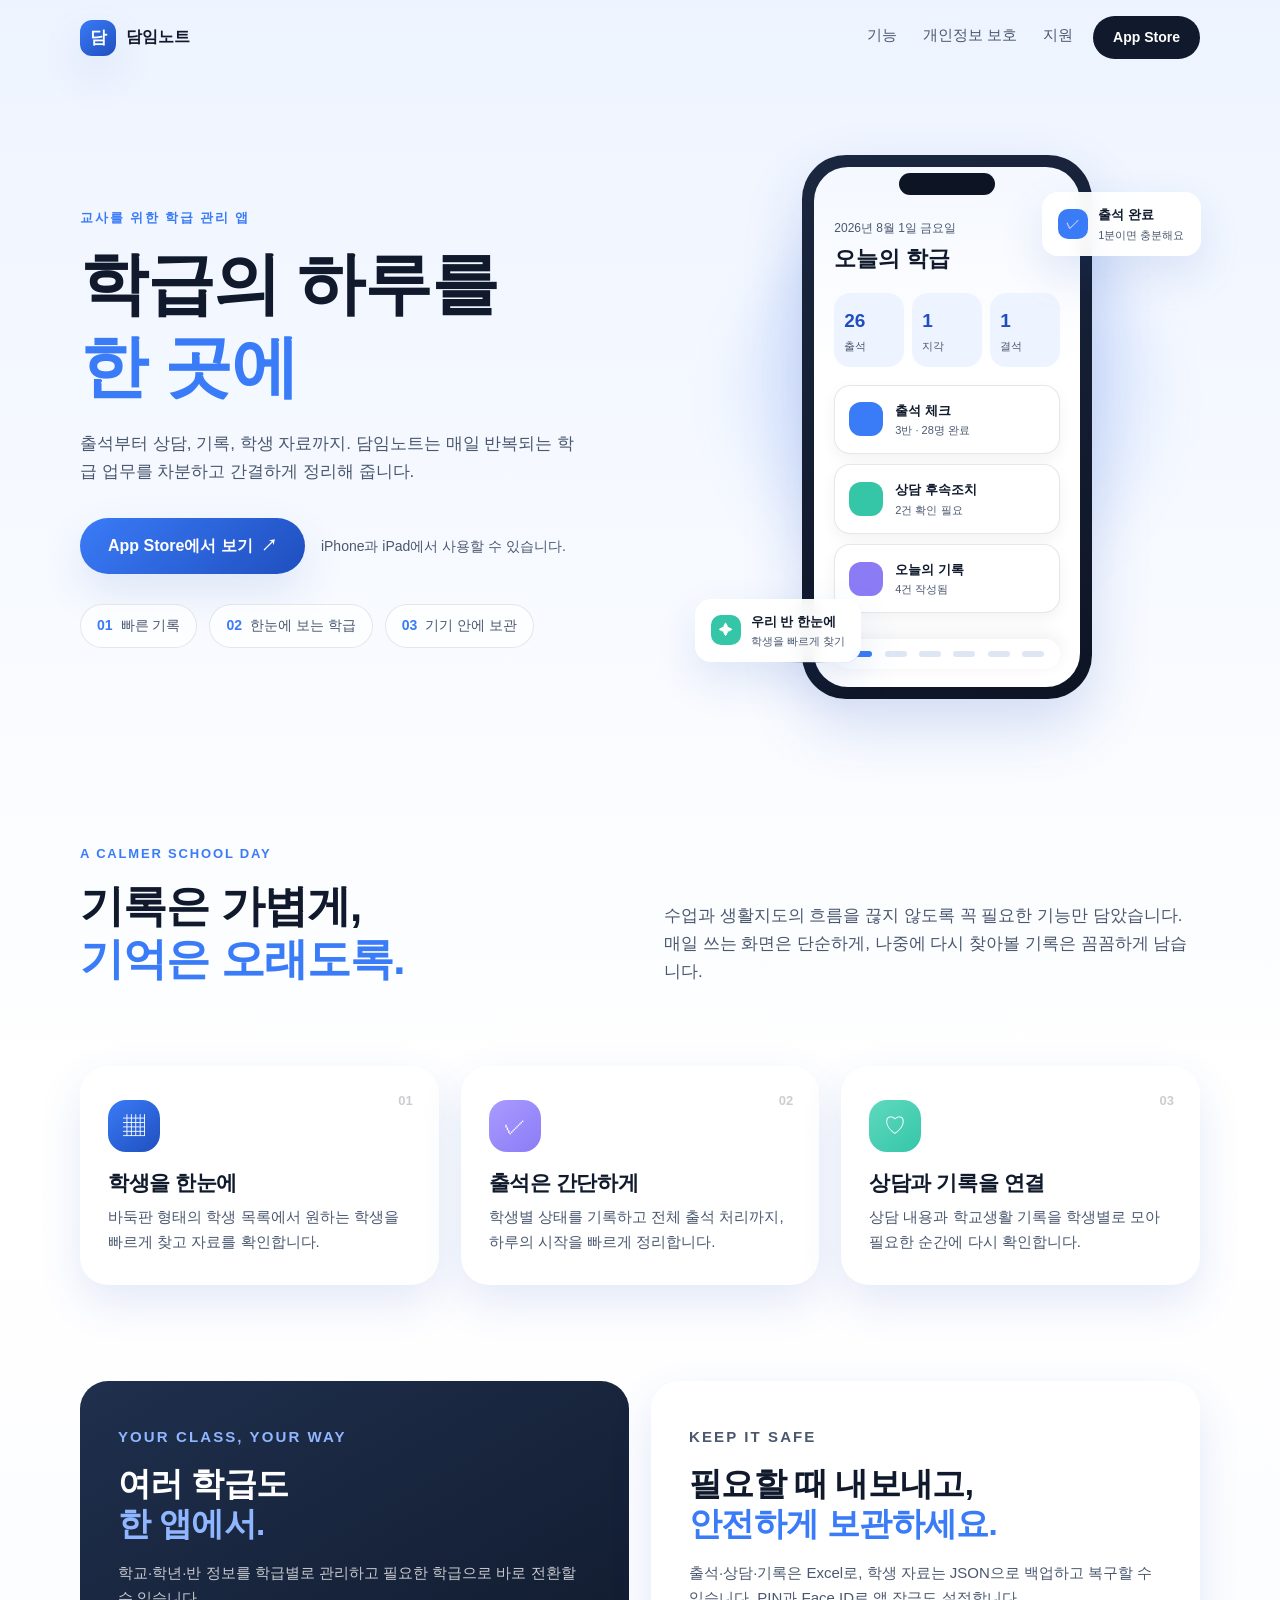
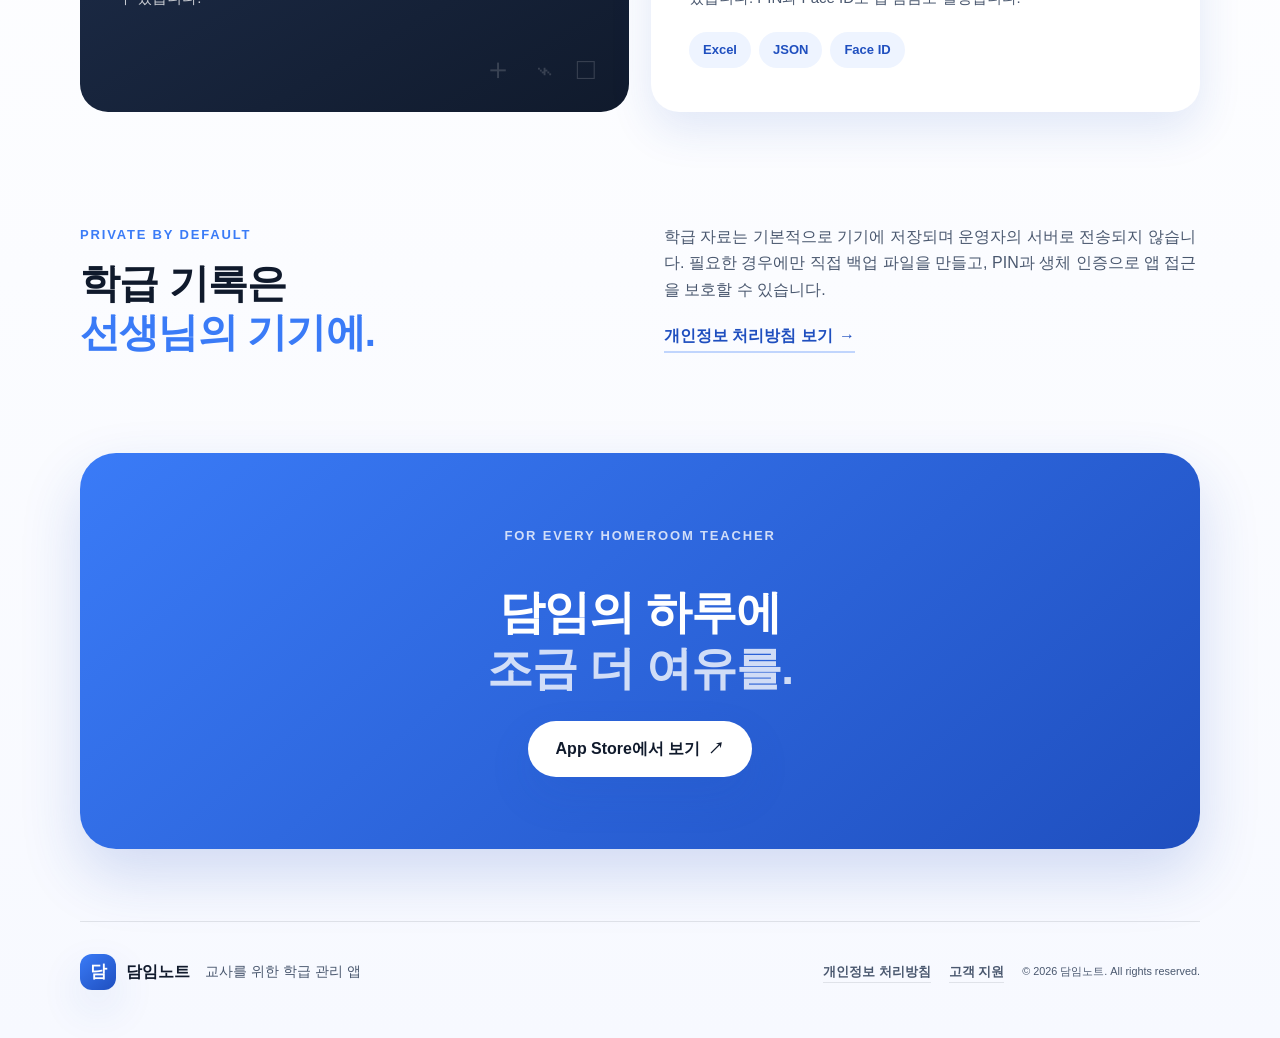
<file: index.html>
<!doctype html>
<html lang="ko" class="no-js">
  <head>
    <meta charset="utf-8" />
    <meta name="viewport" content="width=device-width, initial-scale=1" />
    <meta name="theme-color" content="#eef4ff" />
    <meta name="color-scheme" content="light" />
    <title>담임노트 — 학급의 하루를 한 곳에</title>
    <meta
      name="description"
      content="담임노트는 출석, 상담, 기록, 학생 관리를 한 곳에서 돕는 iPhone·iPad용 교사 학급 관리 앱입니다."
    />
    <link rel="canonical" href="https://isaackim545.github.io/ClassManager-iOS/" />
    <meta property="og:type" content="website" />
    <meta property="og:locale" content="ko_KR" />
    <meta property="og:site_name" content="담임노트" />
    <meta property="og:title" content="담임노트 — 학급의 하루를 한 곳에" />
    <meta
      property="og:description"
      content="출석, 상담, 기록, 학생 관리를 한 곳에서 돕는 교사용 학급 관리 앱"
    />
    <meta property="og:url" content="https://isaackim545.github.io/ClassManager-iOS/" />
    <meta name="twitter:card" content="summary" />
    <meta name="twitter:title" content="담임노트 — 학급의 하루를 한 곳에" />
    <meta
      name="twitter:description"
      content="출석, 상담, 기록, 학생 관리를 한 곳에서 돕는 교사용 학급 관리 앱"
    />
    <link
      rel="icon"
      href="data:image/svg+xml,%3Csvg xmlns='http://www.w3.org/2000/svg' viewBox='0 0 64 64'%3E%3Crect width='64' height='64' rx='16' fill='%233A7BF7'/%3E%3Ctext x='32' y='44' font-size='34' font-family='sans-serif' font-weight='700' fill='white' text-anchor='middle'%3E%EB%8B%B4%3C/text%3E%3C/svg%3E"
    />
    <link rel="stylesheet" href="./styles.css" />
    <script>
      document.documentElement.classList.replace('no-js', 'js');
    </script>
    <script src="./script.js" defer></script>
  </head>
  <body>
    <a class="skip-link" href="#main">본문으로 건너뛰기</a>

    <header class="site-header" id="top">
      <a class="brand" href="#top" aria-label="담임노트 홈">
        <span class="brand-mark" aria-hidden="true">담</span>
        <span class="brand-name">담임노트</span>
      </a>

      <nav class="site-nav" aria-label="주요 메뉴">
        <a href="#features">기능</a>
        <a href="#privacy">개인정보 보호</a>
        <a href="./support.html">지원</a>
      </nav>

      <a class="header-cta" href="#download">App Store</a>

      <button
        class="menu-toggle"
        type="button"
        aria-expanded="false"
        aria-controls="mobile-menu"
        aria-label="메뉴 열기"
      >
        <span aria-hidden="true"></span>
        <span aria-hidden="true"></span>
      </button>

      <nav class="mobile-menu" id="mobile-menu" aria-label="모바일 메뉴" hidden>
        <a href="#features">기능</a>
        <a href="#privacy">개인정보 보호</a>
        <a href="./privacy.html">개인정보 처리방침</a>
        <a href="./support.html">고객 지원</a>
        <a class="mobile-cta" href="#download">App Store에서 보기</a>
      </nav>
    </header>

    <main id="main">
      <section class="hero shell">
        <div class="hero-copy">
          <p class="eyebrow">교사를 위한 학급 관리 앱</p>
          <h1>학급의 하루를<br /><span class="accent">한 곳에</span></h1>
          <p class="lead">
            출석부터 상담, 기록, 학생 자료까지. 담임노트는 매일 반복되는 학급
            업무를 차분하고 간결하게 정리해 줍니다.
          </p>

          <div class="hero-actions" id="download">
            <a class="button button-primary" href="https://apps.apple.com/app/id6763675215">
              App Store에서 보기<span class="arrow" aria-hidden="true">↗</span>
            </a>
            <p class="action-note">iPhone과 iPad에서 사용할 수 있습니다.</p>
          </div>

          <ul class="hero-proof">
            <li><b>01</b> 빠른 기록</li>
            <li><b>02</b> 한눈에 보는 학급</li>
            <li><b>03</b> 기기 안에 보관</li>
          </ul>
        </div>

        <div class="hero-visual" aria-hidden="true">
          <div class="glow"></div>
          <div class="phone">
            <div class="phone-notch"></div>
            <div class="phone-screen">
              <p class="mock-date">2026년 8월 1일 금요일</p>
              <p class="mock-title">오늘의 학급</p>
              <div class="mock-stats">
                <span class="mock-stat"><b>26</b>출석</span>
                <span class="mock-stat"><b>1</b>지각</span>
                <span class="mock-stat"><b>1</b>결석</span>
              </div>
              <div class="mock-card">
                <span class="mock-dot blue"></span>
                <span><strong>출석 체크</strong><small>3반 · 28명 완료</small></span>
              </div>
              <div class="mock-card">
                <span class="mock-dot mint"></span>
                <span><strong>상담 후속조치</strong><small>2건 확인 필요</small></span>
              </div>
              <div class="mock-card">
                <span class="mock-dot lilac"></span>
                <span><strong>오늘의 기록</strong><small>4건 작성됨</small></span>
              </div>
              <div class="mock-tabs">
                <span class="is-active"></span><span></span><span></span><span></span>
                <span></span><span></span>
              </div>
            </div>
          </div>
          <div class="float float-top">
            <span class="float-icon">✓</span>
            <span><strong>출석 완료</strong><small>1분이면 충분해요</small></span>
          </div>
          <div class="float float-bottom">
            <span class="float-icon mint">✦</span>
            <span><strong>우리 반 한눈에</strong><small>학생을 빠르게 찾기</small></span>
          </div>
        </div>
      </section>

      <section class="intro shell reveal">
        <div class="section-heading">
          <p class="eyebrow">A calmer school day</p>
          <h2>기록은 가볍게,<br /><em>기억은 오래도록.</em></h2>
        </div>
        <p class="section-description">
          수업과 생활지도의 흐름을 끊지 않도록 꼭 필요한 기능만 담았습니다. 매일
          쓰는 화면은 단순하게, 나중에 다시 찾아볼 기록은 꼼꼼하게 남습니다.
        </p>
      </section>

      <section class="features shell reveal" id="features" aria-labelledby="features-title">
        <h2 class="visually-hidden" id="features-title">주요 기능</h2>

        <article class="card card-blue">
          <span class="card-number">01</span>
          <div class="card-icon" aria-hidden="true">▦</div>
          <h3>학생을 한눈에</h3>
          <p>바둑판 형태의 학생 목록에서 원하는 학생을 빠르게 찾고 자료를 확인합니다.</p>
        </article>

        <article class="card card-lilac">
          <span class="card-number">02</span>
          <div class="card-icon" aria-hidden="true">✓</div>
          <h3>출석은 간단하게</h3>
          <p>학생별 상태를 기록하고 전체 출석 처리까지, 하루의 시작을 빠르게 정리합니다.</p>
        </article>

        <article class="card card-mint">
          <span class="card-number">03</span>
          <div class="card-icon" aria-hidden="true">♡</div>
          <h3>상담과 기록을 연결</h3>
          <p>상담 내용과 학교생활 기록을 학생별로 모아 필요한 순간에 다시 확인합니다.</p>
        </article>
      </section>

      <section class="panels shell reveal">
        <div class="panel panel-dark">
          <p class="eyebrow">Your class, your way</p>
          <h2>여러 학급도<br /><em>한 앱에서.</em></h2>
          <p>학교·학년·반 정보를 학급별로 관리하고 필요한 학급으로 바로 전환할 수 있습니다.</p>
          <span class="panel-doodle" aria-hidden="true">＋ ⌁ □</span>
        </div>

        <div class="panel panel-light">
          <p class="eyebrow">Keep it safe</p>
          <h2>필요할 때 내보내고,<br /><em>안전하게 보관하세요.</em></h2>
          <p>
            출석·상담·기록은 Excel로, 학생 자료는 JSON으로 백업하고 복구할 수
            있습니다. PIN과 Face ID로 앱 잠금도 설정합니다.
          </p>
          <div class="badges"><span>Excel</span><span>JSON</span><span>Face ID</span></div>
        </div>
      </section>

      <section class="trust shell reveal" id="privacy" aria-labelledby="trust-title">
        <div>
          <p class="eyebrow">Private by default</p>
          <h2 id="trust-title">학급 기록은<br /><em>선생님의 기기에.</em></h2>
        </div>
        <div class="trust-copy">
          <p>
            학급 자료는 기본적으로 기기에 저장되며 운영자의 서버로 전송되지
            않습니다. 필요한 경우에만 직접 백업 파일을 만들고, PIN과 생체 인증으로
            앱 접근을 보호할 수 있습니다.
          </p>
          <a class="text-link" href="./privacy.html">
            개인정보 처리방침 보기<span class="arrow" aria-hidden="true">→</span>
          </a>
        </div>
      </section>

      <section class="closing shell reveal">
        <p class="eyebrow">For every homeroom teacher</p>
        <h2>담임의 하루에<br /><em>조금 더 여유를.</em></h2>
        <a class="button button-light" href="https://apps.apple.com/app/id6763675215">
          App Store에서 보기<span class="arrow" aria-hidden="true">↗</span>
        </a>
      </section>
    </main>

    <footer class="site-footer shell">
      <div class="brand">
        <span class="brand-mark" aria-hidden="true">담</span>
        <span class="brand-name">담임노트</span>
      </div>
      <p class="footer-tagline">교사를 위한 학급 관리 앱</p>
      <div class="footer-meta">
        <a href="./privacy.html">개인정보 처리방침</a>
        <a href="./support.html">고객 지원</a>
        <small>© 2026 담임노트. All rights reserved.</small>
      </div>
    </footer>
  </body>
</html>
</file>
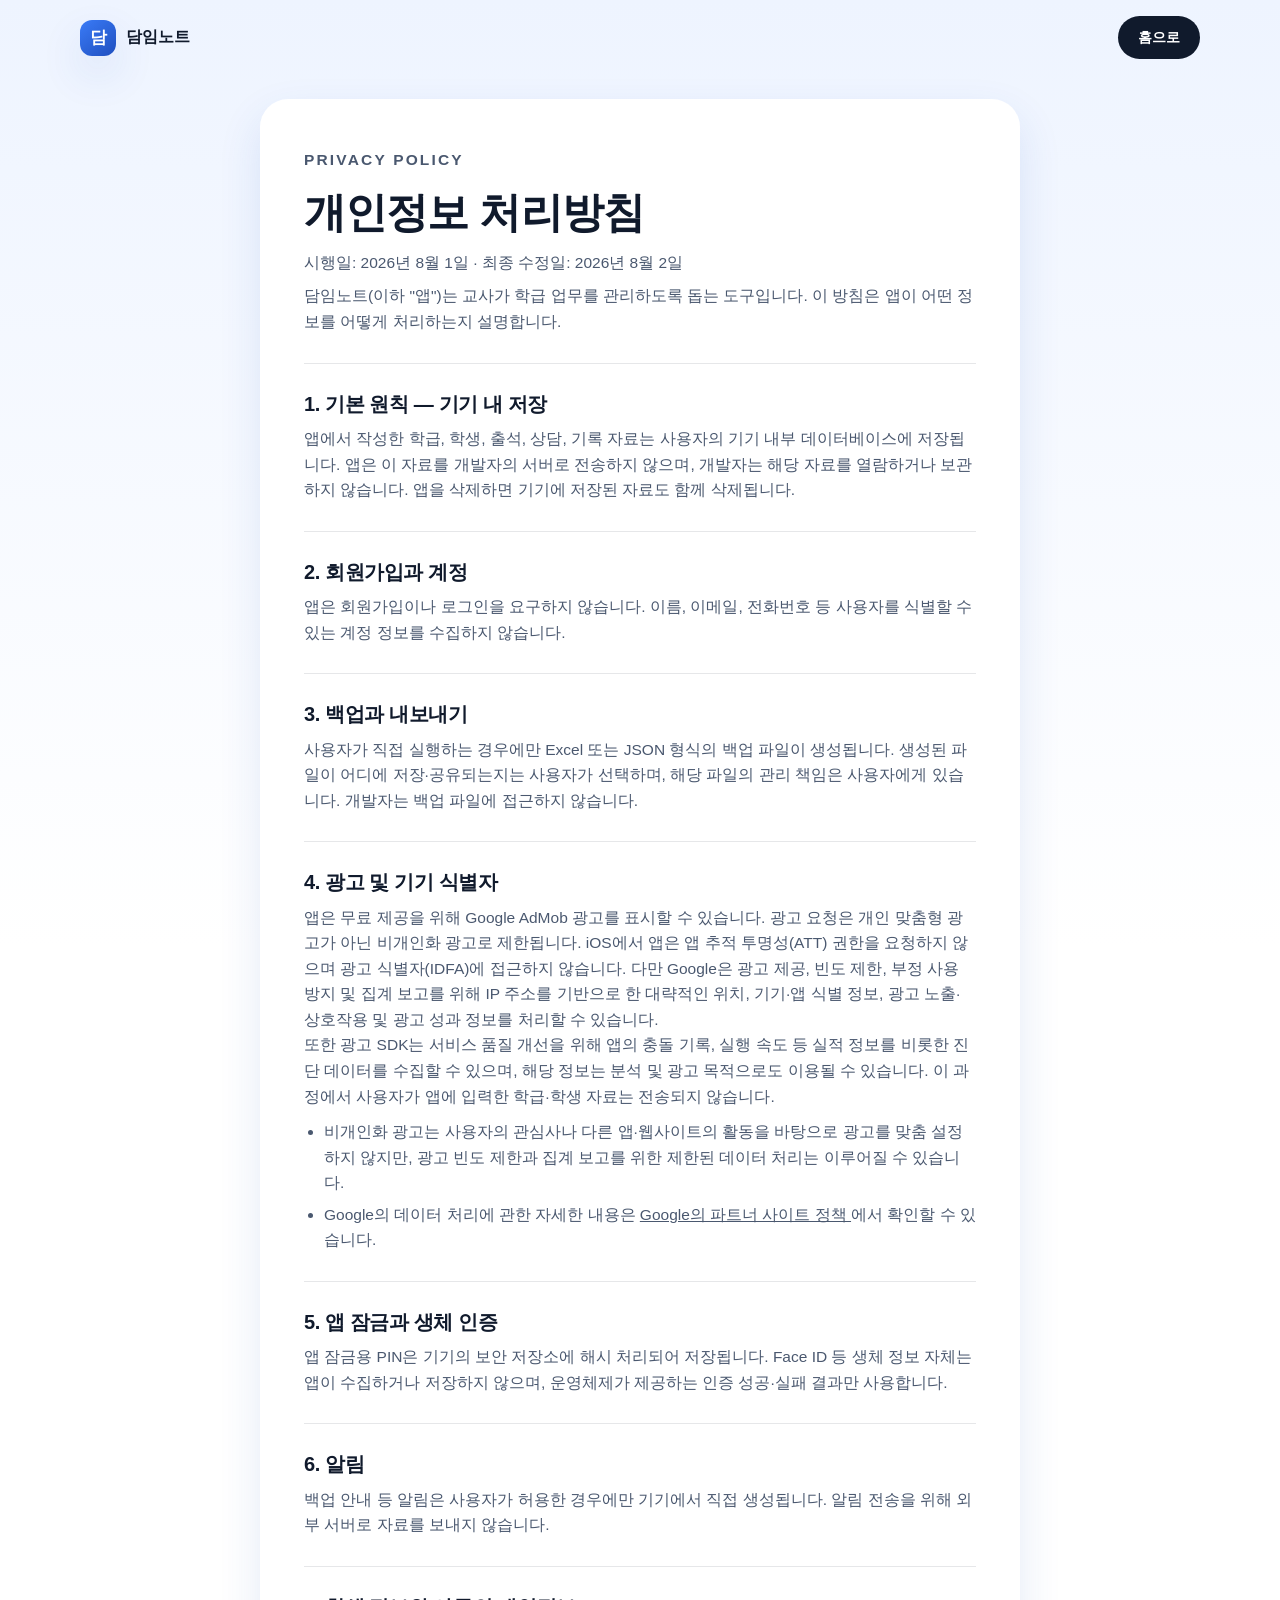
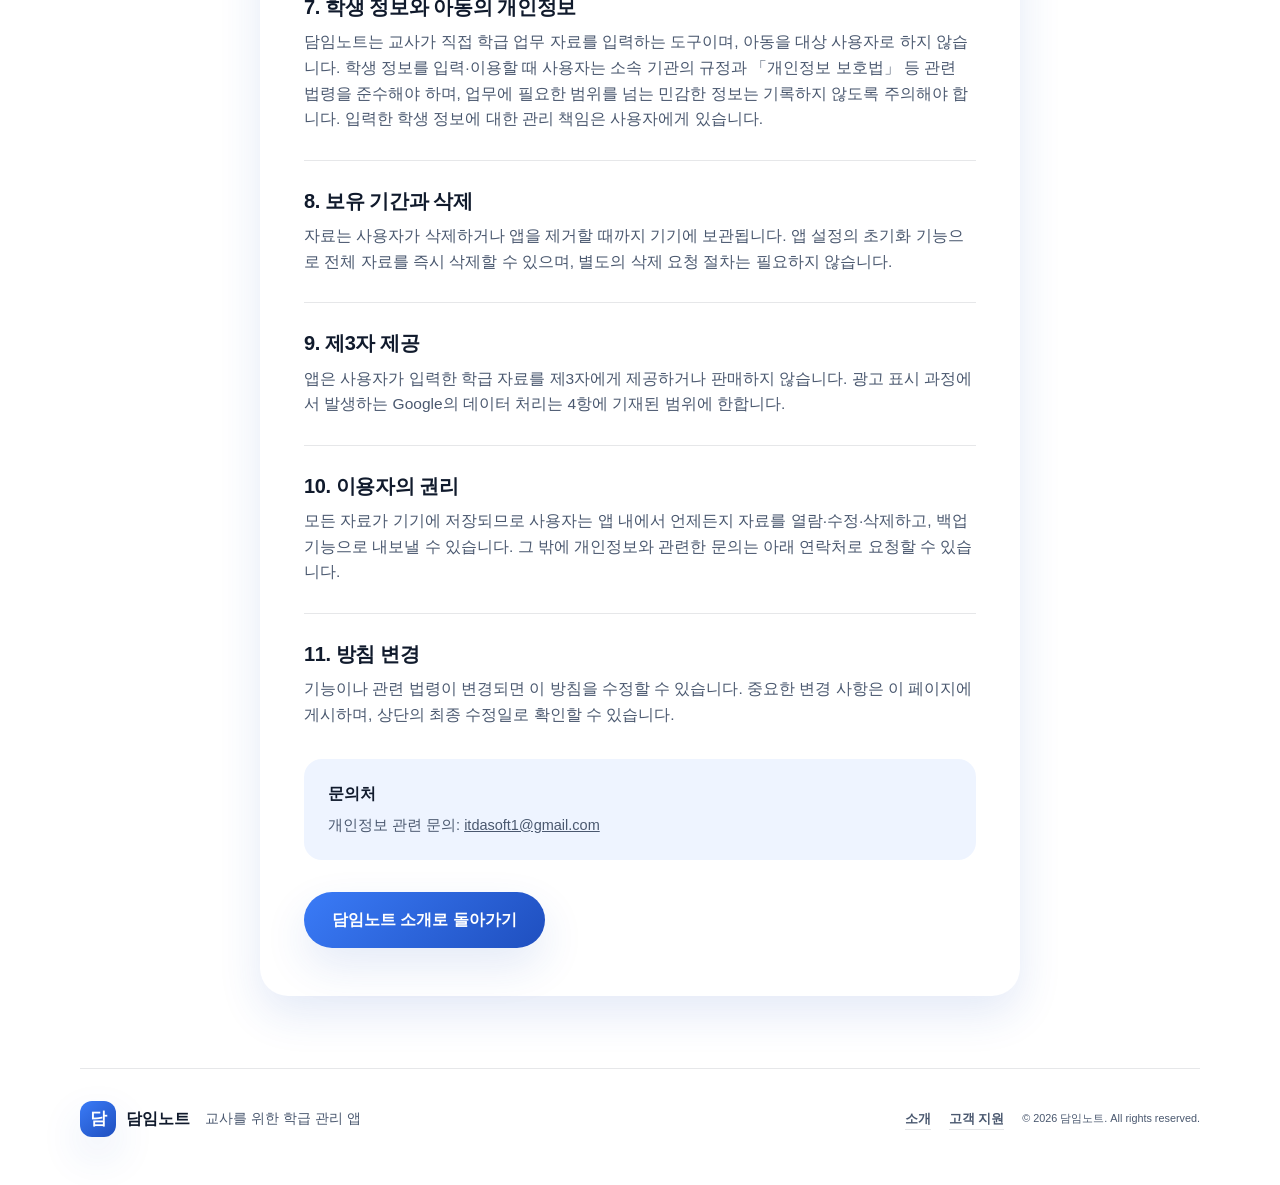
<file: privacy.html>
<!doctype html>
<html lang="ko">
  <head>
    <meta charset="utf-8" />
    <meta name="viewport" content="width=device-width, initial-scale=1" />
    <meta name="theme-color" content="#eef4ff" />
    <meta name="color-scheme" content="light" />
    <title>개인정보 처리방침 — 담임노트</title>
    <meta name="description" content="담임노트 앱의 개인정보 처리방침입니다." />
    <link rel="canonical" href="https://isaackim545.github.io/ClassManager-iOS/privacy.html" />
    <meta property="og:type" content="article" />
    <meta property="og:locale" content="ko_KR" />
    <meta property="og:title" content="개인정보 처리방침 — 담임노트" />
    <meta property="og:description" content="담임노트 앱의 개인정보 처리방침입니다." />
    <link
      rel="icon"
      href="data:image/svg+xml,%3Csvg xmlns='http://www.w3.org/2000/svg' viewBox='0 0 64 64'%3E%3Crect width='64' height='64' rx='16' fill='%233A7BF7'/%3E%3Ctext x='32' y='44' font-size='34' font-family='sans-serif' font-weight='700' fill='white' text-anchor='middle'%3E%EB%8B%B4%3C/text%3E%3C/svg%3E"
    />
    <link rel="stylesheet" href="./styles.css" />
  </head>
  <body class="legal-body">
    <a class="skip-link" href="#policy">본문으로 건너뛰기</a>

    <header class="site-header legal-header">
      <a class="brand" href="./index.html" aria-label="담임노트 홈">
        <span class="brand-mark" aria-hidden="true">담</span>
        <span class="brand-name">담임노트</span>
      </a>
      <a class="header-cta" href="./index.html">홈으로</a>
    </header>

    <main class="legal-shell" id="policy">
      <p class="eyebrow">Privacy policy</p>
      <h1>개인정보 처리방침</h1>
      <p class="legal-updated">시행일: 2026년 8월 1일 · 최종 수정일: 2026년 8월 2일</p>
      <p>
        담임노트(이하 "앱")는 교사가 학급 업무를 관리하도록 돕는 도구입니다. 이
        방침은 앱이 어떤 정보를 어떻게 처리하는지 설명합니다.
      </p>

      <section>
        <h2>1. 기본 원칙 — 기기 내 저장</h2>
        <p>
          앱에서 작성한 학급, 학생, 출석, 상담, 기록 자료는 사용자의 기기 내부
          데이터베이스에 저장됩니다. 앱은 이 자료를 개발자의 서버로 전송하지
          않으며, 개발자는 해당 자료를 열람하거나 보관하지 않습니다. 앱을
          삭제하면 기기에 저장된 자료도 함께 삭제됩니다.
        </p>
      </section>

      <section>
        <h2>2. 회원가입과 계정</h2>
        <p>
          앱은 회원가입이나 로그인을 요구하지 않습니다. 이름, 이메일, 전화번호 등
          사용자를 식별할 수 있는 계정 정보를 수집하지 않습니다.
        </p>
      </section>

      <section>
        <h2>3. 백업과 내보내기</h2>
        <p>
          사용자가 직접 실행하는 경우에만 Excel 또는 JSON 형식의 백업 파일이
          생성됩니다. 생성된 파일이 어디에 저장·공유되는지는 사용자가 선택하며,
          해당 파일의 관리 책임은 사용자에게 있습니다. 개발자는 백업 파일에
          접근하지 않습니다.
        </p>
      </section>

      <section>
        <h2>4. 광고 및 기기 식별자</h2>
        <p>
          앱은 무료 제공을 위해 Google AdMob 광고를 표시할 수 있습니다. 광고
          요청은 개인 맞춤형 광고가 아닌 비개인화 광고로 제한됩니다. iOS에서 앱은
          앱 추적 투명성(ATT) 권한을 요청하지 않으며 광고 식별자(IDFA)에 접근하지
          않습니다. 다만 Google은 광고 제공, 빈도 제한, 부정 사용 방지 및 집계
          보고를 위해 IP 주소를 기반으로 한 대략적인 위치, 기기·앱 식별 정보,
          광고 노출·상호작용 및 광고 성과 정보를 처리할 수 있습니다.
        </p>
        <p>
          또한 광고 SDK는 서비스 품질 개선을 위해 앱의 충돌 기록, 실행 속도 등
          실적 정보를 비롯한 진단 데이터를 수집할 수 있으며, 해당 정보는 분석 및
          광고 목적으로도 이용될 수 있습니다. 이 과정에서 사용자가 앱에 입력한
          학급·학생 자료는 전송되지 않습니다.
        </p>
        <ul>
          <li>
            비개인화 광고는 사용자의 관심사나 다른 앱·웹사이트의 활동을 바탕으로
            광고를 맞춤 설정하지 않지만, 광고 빈도 제한과 집계 보고를 위한 제한된
            데이터 처리는 이루어질 수 있습니다.
          </li>
          <li>
            Google의 데이터 처리에 관한 자세한 내용은
            <a href="https://policies.google.com/technologies/partner-sites">
              Google의 파트너 사이트 정책
            </a>
            에서 확인할 수 있습니다.
          </li>
        </ul>
      </section>

      <section>
        <h2>5. 앱 잠금과 생체 인증</h2>
        <p>
          앱 잠금용 PIN은 기기의 보안 저장소에 해시 처리되어 저장됩니다. Face ID
          등 생체 정보 자체는 앱이 수집하거나 저장하지 않으며, 운영체제가
          제공하는 인증 성공·실패 결과만 사용합니다.
        </p>
      </section>

      <section>
        <h2>6. 알림</h2>
        <p>
          백업 안내 등 알림은 사용자가 허용한 경우에만 기기에서 직접 생성됩니다.
          알림 전송을 위해 외부 서버로 자료를 보내지 않습니다.
        </p>
      </section>

      <section>
        <h2>7. 학생 정보와 아동의 개인정보</h2>
        <p>
          담임노트는 교사가 직접 학급 업무 자료를 입력하는 도구이며, 아동을 대상
          사용자로 하지 않습니다. 학생 정보를 입력·이용할 때 사용자는 소속 기관의
          규정과 「개인정보 보호법」 등 관련 법령을 준수해야 하며, 업무에 필요한
          범위를 넘는 민감한 정보는 기록하지 않도록 주의해야 합니다. 입력한 학생
          정보에 대한 관리 책임은 사용자에게 있습니다.
        </p>
      </section>

      <section>
        <h2>8. 보유 기간과 삭제</h2>
        <p>
          자료는 사용자가 삭제하거나 앱을 제거할 때까지 기기에 보관됩니다. 앱
          설정의 초기화 기능으로 전체 자료를 즉시 삭제할 수 있으며, 별도의 삭제
          요청 절차는 필요하지 않습니다.
        </p>
      </section>

      <section>
        <h2>9. 제3자 제공</h2>
        <p>
          앱은 사용자가 입력한 학급 자료를 제3자에게 제공하거나 판매하지
          않습니다. 광고 표시 과정에서 발생하는 Google의 데이터 처리는 4항에
          기재된 범위에 한합니다.
        </p>
      </section>

      <section>
        <h2>10. 이용자의 권리</h2>
        <p>
          모든 자료가 기기에 저장되므로 사용자는 앱 내에서 언제든지 자료를
          열람·수정·삭제하고, 백업 기능으로 내보낼 수 있습니다. 그 밖에 개인정보와
          관련한 문의는 아래 연락처로 요청할 수 있습니다.
        </p>
      </section>

      <section>
        <h2>11. 방침 변경</h2>
        <p>
          기능이나 관련 법령이 변경되면 이 방침을 수정할 수 있습니다. 중요한 변경
          사항은 이 페이지에 게시하며, 상단의 최종 수정일로 확인할 수 있습니다.
        </p>
      </section>

      <aside class="legal-note">
        <strong>문의처</strong>
        <p>
          개인정보 관련 문의: <a href="mailto:itdasoft1@gmail.com">itdasoft1@gmail.com</a>
        </p>
      </aside>

      <a class="button button-primary legal-back" href="./index.html">
        담임노트 소개로 돌아가기
      </a>
    </main>

    <footer class="site-footer shell">
      <div class="brand">
        <span class="brand-mark" aria-hidden="true">담</span>
        <span class="brand-name">담임노트</span>
      </div>
      <p class="footer-tagline">교사를 위한 학급 관리 앱</p>
      <div class="footer-meta">
        <a href="./index.html">소개</a>
        <a href="./support.html">고객 지원</a>
        <small>© 2026 담임노트. All rights reserved.</small>
      </div>
    </footer>
  </body>
</html>
</file>
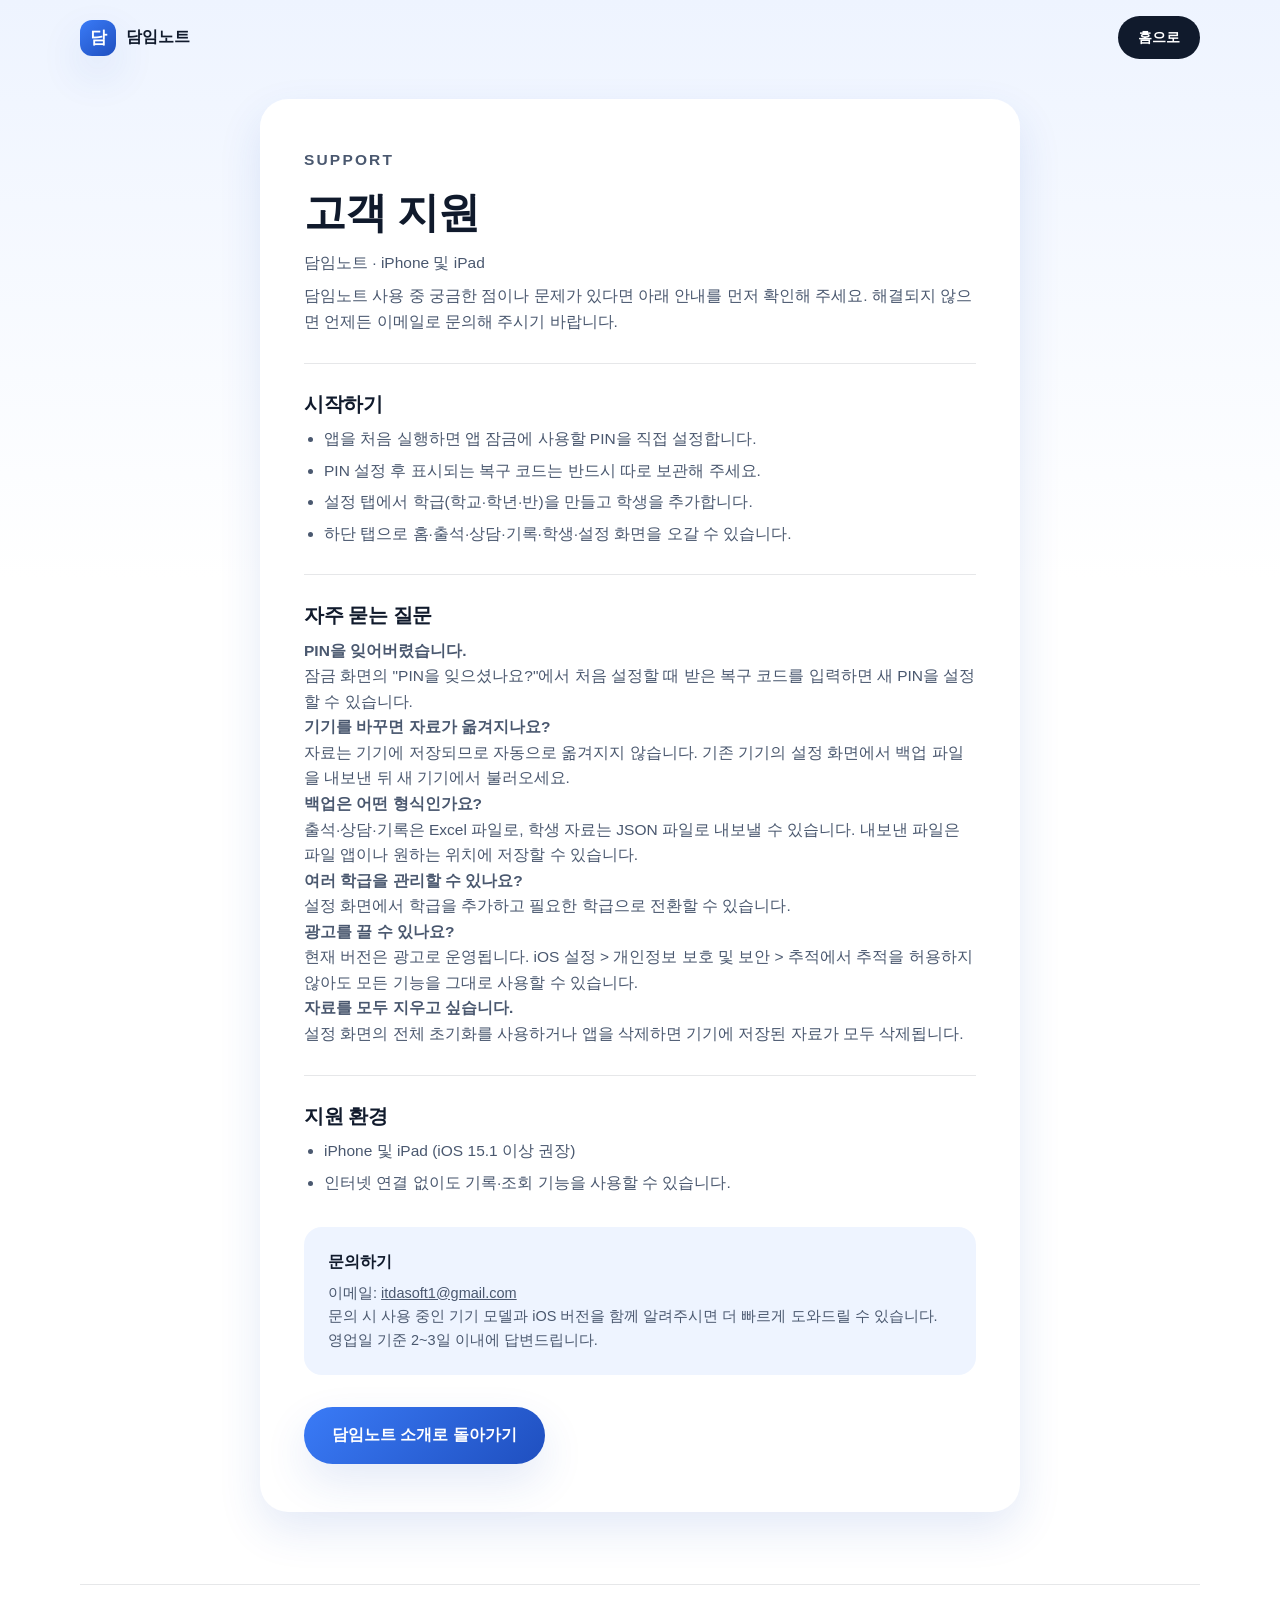
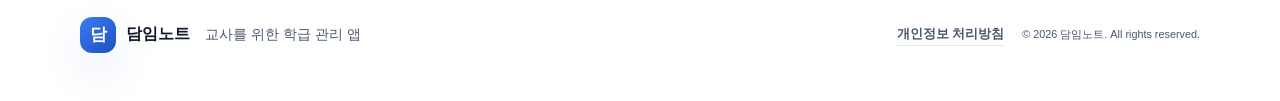
<file: support.html>
<!doctype html>
<html lang="ko">
  <head>
    <meta charset="utf-8" />
    <meta name="viewport" content="width=device-width, initial-scale=1" />
    <meta name="theme-color" content="#eef4ff" />
    <meta name="color-scheme" content="light" />
    <title>고객 지원 — 담임노트</title>
    <meta name="description" content="담임노트 앱 사용 안내와 문의 방법입니다." />
    <link rel="canonical" href="https://isaackim545.github.io/ClassManager-iOS/support.html" />
    <meta property="og:type" content="article" />
    <meta property="og:locale" content="ko_KR" />
    <meta property="og:title" content="고객 지원 — 담임노트" />
    <meta property="og:description" content="담임노트 앱 사용 안내와 문의 방법입니다." />
    <link
      rel="icon"
      href="data:image/svg+xml,%3Csvg xmlns='http://www.w3.org/2000/svg' viewBox='0 0 64 64'%3E%3Crect width='64' height='64' rx='16' fill='%233A7BF7'/%3E%3Ctext x='32' y='44' font-size='34' font-family='sans-serif' font-weight='700' fill='white' text-anchor='middle'%3E%EB%8B%B4%3C/text%3E%3C/svg%3E"
    />
    <link rel="stylesheet" href="./styles.css" />
  </head>
  <body class="legal-body">
    <a class="skip-link" href="#support">본문으로 건너뛰기</a>

    <header class="site-header legal-header">
      <a class="brand" href="./index.html" aria-label="담임노트 홈">
        <span class="brand-mark" aria-hidden="true">담</span>
        <span class="brand-name">담임노트</span>
      </a>
      <a class="header-cta" href="./index.html">홈으로</a>
    </header>

    <main class="legal-shell" id="support">
      <p class="eyebrow">Support</p>
      <h1>고객 지원</h1>
      <p class="legal-updated">담임노트 · iPhone 및 iPad</p>
      <p>
        담임노트 사용 중 궁금한 점이나 문제가 있다면 아래 안내를 먼저 확인해
        주세요. 해결되지 않으면 언제든 이메일로 문의해 주시기 바랍니다.
      </p>

      <section>
        <h2>시작하기</h2>
        <ul>
          <li>앱을 처음 실행하면 앱 잠금에 사용할 PIN을 직접 설정합니다.</li>
          <li>PIN 설정 후 표시되는 복구 코드는 반드시 따로 보관해 주세요.</li>
          <li>설정 탭에서 학급(학교·학년·반)을 만들고 학생을 추가합니다.</li>
          <li>하단 탭으로 홈·출석·상담·기록·학생·설정 화면을 오갈 수 있습니다.</li>
        </ul>
      </section>

      <section>
        <h2>자주 묻는 질문</h2>
        <p><strong>PIN을 잊어버렸습니다.</strong></p>
        <p>
          잠금 화면의 "PIN을 잊으셨나요?"에서 처음 설정할 때 받은 복구 코드를
          입력하면 새 PIN을 설정할 수 있습니다.
        </p>
        <p><strong>기기를 바꾸면 자료가 옮겨지나요?</strong></p>
        <p>
          자료는 기기에 저장되므로 자동으로 옮겨지지 않습니다. 기존 기기의 설정
          화면에서 백업 파일을 내보낸 뒤 새 기기에서 불러오세요.
        </p>
        <p><strong>백업은 어떤 형식인가요?</strong></p>
        <p>
          출석·상담·기록은 Excel 파일로, 학생 자료는 JSON 파일로 내보낼 수
          있습니다. 내보낸 파일은 파일 앱이나 원하는 위치에 저장할 수 있습니다.
        </p>
        <p><strong>여러 학급을 관리할 수 있나요?</strong></p>
        <p>설정 화면에서 학급을 추가하고 필요한 학급으로 전환할 수 있습니다.</p>
        <p><strong>광고를 끌 수 있나요?</strong></p>
        <p>
          현재 버전은 광고로 운영됩니다. iOS 설정 &gt; 개인정보 보호 및 보안 &gt;
          추적에서 추적을 허용하지 않아도 모든 기능을 그대로 사용할 수 있습니다.
        </p>
        <p><strong>자료를 모두 지우고 싶습니다.</strong></p>
        <p>
          설정 화면의 전체 초기화를 사용하거나 앱을 삭제하면 기기에 저장된 자료가
          모두 삭제됩니다.
        </p>
      </section>

      <section>
        <h2>지원 환경</h2>
        <ul>
          <li>iPhone 및 iPad (iOS 15.1 이상 권장)</li>
          <li>인터넷 연결 없이도 기록·조회 기능을 사용할 수 있습니다.</li>
        </ul>
      </section>

      <aside class="legal-note">
        <strong>문의하기</strong>
        <p>
          이메일: <a href="mailto:itdasoft1@gmail.com">itdasoft1@gmail.com</a><br />
          문의 시 사용 중인 기기 모델과 iOS 버전을 함께 알려주시면 더 빠르게
          도와드릴 수 있습니다. 영업일 기준 2~3일 이내에 답변드립니다.
        </p>
      </aside>

      <a class="button button-primary legal-back" href="./index.html">
        담임노트 소개로 돌아가기
      </a>
    </main>

    <footer class="site-footer shell">
      <div class="brand">
        <span class="brand-mark" aria-hidden="true">담</span>
        <span class="brand-name">담임노트</span>
      </div>
      <p class="footer-tagline">교사를 위한 학급 관리 앱</p>
      <div class="footer-meta">
        <a href="./privacy.html">개인정보 처리방침</a>
        <small>© 2026 담임노트. All rights reserved.</small>
      </div>
    </footer>
  </body>
</html>
</file>
<file: styles.css>
/* 담임노트 랜딩 페이지 — 외부 리소스 의존 없음 */

:root {
  --blue: #3a7bf7;
  --blue-dark: #1f4fbf;
  --blue-soft: #eef4ff;
  --mint: #35c6a8;
  --lilac: #8b7cf6;
  --ink: #101a2c;
  --ink-soft: #4a586f;
  --line: rgba(16, 26, 44, 0.1);
  --white: #ffffff;
  --radius-lg: 28px;
  --radius-md: 18px;
  --shadow-soft: 0 18px 44px rgba(31, 79, 191, 0.12);
  --shadow-lift: 0 26px 60px rgba(31, 79, 191, 0.18);
  --shell: min(1120px, 100% - 48px);
}

* {
  box-sizing: border-box;
}

html {
  scroll-behavior: smooth;
}

body {
  margin: 0;
  color: var(--ink);
  background: linear-gradient(180deg, var(--blue-soft) 0%, #ffffff 42%, #f7f9ff 100%);
  font-family:
    'Pretendard', 'Apple SD Gothic Neo', -apple-system, BlinkMacSystemFont, 'Segoe UI',
    'Noto Sans KR', 'Malgun Gothic', sans-serif;
  line-height: 1.65;
  -webkit-font-smoothing: antialiased;
}

body.menu-open {
  overflow: hidden;
}

img {
  max-width: 100%;
}

h1,
h2,
h3 {
  margin: 0;
  line-height: 1.22;
  letter-spacing: -0.02em;
  font-weight: 700;
}

p {
  margin: 0;
}

a {
  color: inherit;
}

em {
  font-style: normal;
  color: var(--blue);
}

.visually-hidden {
  position: absolute;
  width: 1px;
  height: 1px;
  margin: -1px;
  padding: 0;
  overflow: hidden;
  clip: rect(0 0 0 0);
  white-space: nowrap;
  border: 0;
}

.skip-link {
  position: fixed;
  z-index: 100;
  top: 12px;
  left: 12px;
  padding: 10px 16px;
  border-radius: 10px;
  color: #fff;
  background: var(--blue-dark);
  text-decoration: none;
  font-weight: 600;
  transform: translateY(-160%);
  transition: transform 0.2s ease;
}

.skip-link:focus-visible {
  transform: translateY(0);
}

:focus-visible {
  outline: 3px solid var(--blue-dark);
  outline-offset: 3px;
  border-radius: 6px;
}

.shell {
  width: var(--shell);
  margin-inline: auto;
}

/* ---------- header ---------- */

.site-header {
  position: sticky;
  top: 0;
  z-index: 50;
  display: flex;
  align-items: center;
  gap: 20px;
  width: var(--shell);
  margin: 0 auto;
  padding: 16px 0;
  background: transparent;
  transition: background 0.25s ease, box-shadow 0.25s ease, padding 0.25s ease;
}

.site-header.is-scrolled {
  padding: 10px 20px;
  margin-top: 8px;
  border-radius: 999px;
  background: rgba(255, 255, 255, 0.86);
  backdrop-filter: blur(14px);
  box-shadow: 0 10px 30px rgba(16, 26, 44, 0.08);
}

.brand {
  display: inline-flex;
  align-items: center;
  gap: 10px;
  font-weight: 700;
  text-decoration: none;
  letter-spacing: -0.01em;
}

.brand-mark {
  display: grid;
  place-items: center;
  width: 36px;
  height: 36px;
  border-radius: 12px;
  color: #fff;
  background: linear-gradient(140deg, var(--blue) 0%, var(--blue-dark) 100%);
  font-size: 17px;
  box-shadow: var(--shadow-soft);
}

.site-nav {
  display: flex;
  gap: 26px;
  margin-left: auto;
  font-size: 15px;
  font-weight: 500;
  color: var(--ink-soft);
}

.site-nav a {
  text-decoration: none;
  padding-bottom: 2px;
  border-bottom: 2px solid transparent;
  transition: color 0.2s ease, border-color 0.2s ease;
}

.site-nav a:hover {
  color: var(--blue);
  border-color: var(--blue);
}

.header-cta {
  padding: 10px 20px;
  border-radius: 999px;
  color: #fff;
  background: var(--ink);
  font-size: 14px;
  font-weight: 600;
  text-decoration: none;
  white-space: nowrap;
  transition: transform 0.2s ease, background 0.2s ease;
}

.header-cta:hover {
  background: var(--blue-dark);
  transform: translateY(-1px);
}

.menu-toggle {
  display: none;
  flex-direction: column;
  justify-content: center;
  gap: 6px;
  width: 42px;
  height: 42px;
  padding: 0 10px;
  border: 1px solid var(--line);
  border-radius: 12px;
  background: rgba(255, 255, 255, 0.7);
  cursor: pointer;
}

.menu-toggle span {
  display: block;
  height: 2px;
  border-radius: 2px;
  background: var(--ink);
  transition: transform 0.2s ease, opacity 0.2s ease;
}

.menu-toggle[aria-expanded='true'] span:first-child {
  transform: translateY(4px) rotate(45deg);
}

.menu-toggle[aria-expanded='true'] span:last-child {
  transform: translateY(-4px) rotate(-45deg);
}

.mobile-menu {
  position: absolute;
  top: calc(100% + 8px);
  left: 0;
  right: 0;
  display: flex;
  flex-direction: column;
  gap: 4px;
  padding: 12px;
  border-radius: 20px;
  background: #fff;
  box-shadow: var(--shadow-lift);
}

.mobile-menu[hidden] {
  display: none;
}

.mobile-menu a {
  padding: 12px 14px;
  border-radius: 12px;
  font-weight: 600;
  text-decoration: none;
}

.mobile-menu a:hover {
  background: var(--blue-soft);
}

.mobile-menu .mobile-cta {
  margin-top: 4px;
  color: #fff;
  background: var(--ink);
  text-align: center;
}

/* ---------- shared bits ---------- */

.eyebrow {
  margin-bottom: 14px;
  color: var(--blue);
  font-size: 13px;
  font-weight: 700;
  letter-spacing: 0.14em;
  text-transform: uppercase;
}

.lead,
.section-description {
  color: var(--ink-soft);
  font-size: 17px;
}

.button {
  display: inline-flex;
  align-items: center;
  gap: 8px;
  padding: 15px 28px;
  border-radius: 999px;
  font-weight: 600;
  text-decoration: none;
  transition: transform 0.2s ease, box-shadow 0.2s ease, background 0.2s ease;
}

.button-primary {
  color: #fff;
  background: linear-gradient(135deg, var(--blue) 0%, var(--blue-dark) 100%);
  box-shadow: var(--shadow-soft);
}

.button-primary:hover {
  transform: translateY(-2px);
  box-shadow: var(--shadow-lift);
}

.button-light {
  color: var(--ink);
  background: #fff;
  box-shadow: var(--shadow-soft);
}

.button-light:hover {
  transform: translateY(-2px);
}

.text-link {
  display: inline-flex;
  align-items: center;
  gap: 6px;
  color: var(--blue-dark);
  font-weight: 600;
  text-decoration: none;
  border-bottom: 2px solid rgba(58, 123, 247, 0.3);
  padding-bottom: 2px;
}

.text-link:hover {
  border-color: var(--blue);
}

.arrow {
  transition: transform 0.2s ease;
}

.button:hover .arrow,
.text-link:hover .arrow {
  transform: translateX(3px);
}

.reveal {
  opacity: 0;
  transform: translateY(26px);
  transition: opacity 0.6s ease, transform 0.6s ease;
}

.reveal.is-visible,
.no-js .reveal {
  opacity: 1;
  transform: none;
}

/* ---------- hero ---------- */

.hero {
  display: grid;
  grid-template-columns: 1.05fr 0.95fr;
  align-items: center;
  gap: 56px;
  padding: 72px 0 96px;
}

.hero h1 {
  font-size: clamp(40px, 6vw, 68px);
  margin-bottom: 22px;
}

.hero h1 .accent {
  color: var(--blue);
}

.hero .lead {
  max-width: 30em;
}

.hero-actions {
  display: flex;
  flex-wrap: wrap;
  align-items: center;
  gap: 16px;
  margin: 32px 0 30px;
  scroll-margin-top: 100px;
}

.action-note {
  color: var(--ink-soft);
  font-size: 14px;
}

.hero-proof {
  display: flex;
  flex-wrap: wrap;
  gap: 12px;
  margin: 0;
  padding: 0;
  list-style: none;
}

.hero-proof li {
  display: inline-flex;
  align-items: center;
  gap: 8px;
  padding: 9px 16px;
  border: 1px solid var(--line);
  border-radius: 999px;
  background: rgba(255, 255, 255, 0.7);
  font-size: 14px;
  color: var(--ink-soft);
}

.hero-proof b {
  color: var(--blue);
}

/* phone mockup */

.hero-visual {
  position: relative;
  display: grid;
  place-items: center;
  min-height: 560px;
}

.glow {
  position: absolute;
  inset: 8% 4%;
  border-radius: 50%;
  background: radial-gradient(circle at 50% 40%, rgba(58, 123, 247, 0.32), transparent 66%);
  filter: blur(18px);
}

.phone {
  position: relative;
  width: 290px;
  padding: 12px;
  border-radius: 44px;
  background: linear-gradient(160deg, #1b2740 0%, #0d1424 100%);
  box-shadow: var(--shadow-lift);
}

.phone-notch {
  position: absolute;
  top: 18px;
  left: 50%;
  transform: translateX(-50%);
  width: 96px;
  height: 22px;
  border-radius: 999px;
  background: #0d1424;
  z-index: 2;
}

.phone-screen {
  position: relative;
  height: 520px;
  padding: 52px 20px 20px;
  border-radius: 34px;
  background: linear-gradient(180deg, #f4f8ff 0%, #ffffff 40%);
  overflow: hidden;
}

.mock-date {
  color: var(--ink-soft);
  font-size: 12px;
}

.mock-title {
  margin: 2px 0 16px;
  font-size: 22px;
  font-weight: 700;
}

.mock-stats {
  display: flex;
  gap: 8px;
  margin-bottom: 18px;
}

.mock-stat {
  flex: 1;
  display: flex;
  flex-direction: column;
  padding: 12px 10px;
  border-radius: 16px;
  background: var(--blue-soft);
  font-size: 11px;
  color: var(--ink-soft);
}

.mock-stat b {
  font-size: 19px;
  color: var(--blue-dark);
}

.mock-card {
  display: flex;
  align-items: center;
  gap: 12px;
  margin-bottom: 10px;
  padding: 14px;
  border: 1px solid var(--line);
  border-radius: 16px;
  background: #fff;
  box-shadow: 0 6px 16px rgba(16, 26, 44, 0.05);
}

.mock-card span:last-child {
  display: flex;
  flex-direction: column;
}

.mock-card strong {
  font-size: 13px;
}

.mock-card small {
  color: var(--ink-soft);
  font-size: 11px;
}

.mock-dot {
  width: 34px;
  height: 34px;
  border-radius: 12px;
  background: var(--blue);
  flex: none;
}

.mock-dot.blue {
  background: var(--blue);
}

.mock-dot.mint {
  background: var(--mint);
}

.mock-dot.lilac {
  background: var(--lilac);
}

.mock-tabs {
  position: absolute;
  left: 20px;
  right: 20px;
  bottom: 18px;
  display: flex;
  justify-content: space-between;
  padding: 12px 16px;
  border-radius: 20px;
  background: #fff;
  box-shadow: 0 -4px 18px rgba(16, 26, 44, 0.07);
}

.mock-tabs span {
  width: 22px;
  height: 6px;
  border-radius: 999px;
  background: #dfe6f3;
}

.mock-tabs span.is-active {
  background: var(--blue);
}

.float {
  position: absolute;
  display: flex;
  align-items: center;
  gap: 10px;
  padding: 12px 16px;
  border-radius: 16px;
  background: rgba(255, 255, 255, 0.94);
  backdrop-filter: blur(8px);
  box-shadow: var(--shadow-soft);
  animation: bob 5s ease-in-out infinite;
}

.float span:last-child {
  display: flex;
  flex-direction: column;
}

.float strong {
  font-size: 13px;
}

.float small {
  color: var(--ink-soft);
  font-size: 11px;
}

.float-icon {
  display: grid;
  place-items: center;
  width: 30px;
  height: 30px;
  border-radius: 10px;
  color: #fff;
  background: var(--blue);
  font-size: 14px;
}

.float-icon.mint {
  background: var(--mint);
}

.float-top {
  top: 8%;
  right: 0;
}

.float-bottom {
  bottom: 8%;
  left: 0;
  animation-delay: 1.2s;
}

@keyframes bob {
  0%,
  100% {
    transform: translateY(0);
  }
  50% {
    transform: translateY(-10px);
  }
}

/* ---------- intro ---------- */

.intro {
  display: grid;
  grid-template-columns: 1fr 1fr;
  gap: 48px;
  align-items: end;
  padding: 40px 0 24px;
}

.intro h2 {
  font-size: clamp(30px, 3.6vw, 44px);
}

/* ---------- features ---------- */

.features {
  display: grid;
  grid-template-columns: repeat(3, 1fr);
  gap: 22px;
  padding: 56px 0;
}

.card {
  position: relative;
  padding: 34px 28px 30px;
  border-radius: var(--radius-lg);
  background: #fff;
  box-shadow: var(--shadow-soft);
  transition: transform 0.25s ease, box-shadow 0.25s ease;
}

.card:hover {
  transform: translateY(-5px);
  box-shadow: var(--shadow-lift);
}

.card h3 {
  margin: 18px 0 10px;
  font-size: 21px;
}

.card p {
  color: var(--ink-soft);
  font-size: 15px;
}

.card-number {
  position: absolute;
  top: 24px;
  right: 26px;
  font-size: 13px;
  font-weight: 700;
  color: rgba(16, 26, 44, 0.22);
}

.card-icon {
  display: grid;
  place-items: center;
  width: 52px;
  height: 52px;
  border-radius: 18px;
  font-size: 22px;
  color: #fff;
}

.card-blue .card-icon {
  background: linear-gradient(140deg, var(--blue), var(--blue-dark));
}

.card-lilac .card-icon {
  background: linear-gradient(140deg, #a99bff, var(--lilac));
}

.card-mint .card-icon {
  background: linear-gradient(140deg, #5fd9bf, var(--mint));
}

/* ---------- panels ---------- */

.panels {
  display: grid;
  grid-template-columns: 1fr 1fr;
  gap: 22px;
  padding: 40px 0 56px;
}

.panel {
  position: relative;
  padding: 44px 38px;
  border-radius: var(--radius-lg);
  overflow: hidden;
}

.panel h2 {
  margin-bottom: 16px;
  font-size: clamp(26px, 2.6vw, 34px);
}

.panel p {
  font-size: 15px;
}

.panel-dark {
  color: #fff;
  background: linear-gradient(150deg, #1f2f4d 0%, #101a2c 100%);
}

.panel-dark .eyebrow {
  color: #8fb6ff;
}

.panel-dark em {
  color: #8fb6ff;
}

.panel-dark p {
  color: rgba(255, 255, 255, 0.76);
}

.panel-doodle {
  position: absolute;
  right: 26px;
  bottom: 18px;
  font-size: 30px;
  letter-spacing: 8px;
  color: rgba(255, 255, 255, 0.16);
}

.panel-light {
  background: #fff;
  box-shadow: var(--shadow-soft);
}

.panel-light p {
  color: var(--ink-soft);
}

.badges {
  display: flex;
  flex-wrap: wrap;
  gap: 8px;
  margin-top: 22px;
}

.badges span {
  padding: 7px 14px;
  border-radius: 999px;
  background: var(--blue-soft);
  color: var(--blue-dark);
  font-size: 13px;
  font-weight: 600;
}

/* ---------- trust ---------- */

.trust {
  display: grid;
  grid-template-columns: 1fr 1fr;
  gap: 48px;
  padding: 56px 0;
  scroll-margin-top: 100px;
}

.trust h2 {
  font-size: clamp(28px, 3.2vw, 40px);
}

.trust-copy {
  display: flex;
  flex-direction: column;
  align-items: flex-start;
  gap: 20px;
  color: var(--ink-soft);
  font-size: 16px;
}

/* ---------- closing ---------- */

.closing {
  display: grid;
  justify-items: center;
  gap: 24px;
  margin: 40px auto 72px;
  padding: 72px 32px;
  border-radius: 36px;
  text-align: center;
  color: #fff;
  background: linear-gradient(140deg, var(--blue) 0%, var(--blue-dark) 100%);
  box-shadow: var(--shadow-lift);
}

.closing .eyebrow,
.closing em {
  color: rgba(255, 255, 255, 0.78);
}

.closing h2 {
  font-size: clamp(30px, 4vw, 46px);
}

/* ---------- footer ---------- */

.site-footer {
  display: flex;
  flex-wrap: wrap;
  align-items: center;
  gap: 16px;
  padding: 32px 0 48px;
  border-top: 1px solid var(--line);
}

.footer-tagline {
  color: var(--ink-soft);
  font-size: 14px;
}

.footer-meta {
  display: flex;
  align-items: center;
  gap: 18px;
  margin-left: auto;
  color: var(--ink-soft);
  font-size: 13px;
}

.footer-meta a {
  font-weight: 600;
  text-decoration: none;
  border-bottom: 1px solid var(--line);
}

.footer-meta a:hover {
  color: var(--blue);
}

/* ---------- legal page ---------- */

.legal-body {
  background: linear-gradient(180deg, var(--blue-soft) 0%, #ffffff 34%);
}

.legal-header {
  justify-content: space-between;
}

.legal-shell {
  width: min(760px, 100% - 48px);
  margin: 24px auto 72px;
  padding: 48px 44px;
  border-radius: var(--radius-lg);
  background: #fff;
  box-shadow: var(--shadow-soft);
}

.legal-shell h1 {
  font-size: clamp(30px, 4vw, 42px);
}

.legal-updated {
  margin: 12px 0 8px;
  color: var(--ink-soft);
  font-size: 14px;
}

.legal-shell section {
  padding-top: 28px;
  border-top: 1px solid var(--line);
  margin-top: 28px;
}

.legal-shell h2 {
  margin-bottom: 10px;
  font-size: 20px;
}

.legal-shell p,
.legal-shell li {
  color: var(--ink-soft);
  font-size: 15.5px;
}

.legal-shell ul {
  margin: 10px 0 0;
  padding-left: 20px;
}

.legal-shell li {
  margin-bottom: 6px;
}

.legal-note {
  margin-top: 32px;
  padding: 22px 24px;
  border-radius: var(--radius-md);
  background: var(--blue-soft);
}

.legal-note strong {
  display: block;
  margin-bottom: 6px;
}

.legal-note p {
  color: var(--ink-soft);
  font-size: 14.5px;
}

.legal-back {
  margin-top: 32px;
}

/* ---------- responsive ---------- */

@media (max-width: 960px) {
  :root {
    --shell: min(1120px, 100% - 32px);
  }

  .site-nav,
  .header-cta {
    display: none;
  }

  .menu-toggle {
    display: flex;
    margin-left: auto;
  }

  /* 처리방침·지원 페이지에는 햄버거 메뉴가 없으므로
     모바일에서도 '홈으로' 버튼을 그대로 보여줍니다. */
  .legal-header .header-cta {
    display: inline-block;
    margin-left: auto;
  }

  .hero,
  .intro,
  .features,
  .panels,
  .trust {
    grid-template-columns: 1fr;
  }

  .hero {
    padding: 40px 0 64px;
    gap: 40px;
  }

  .hero-visual {
    min-height: 520px;
  }

  .intro {
    gap: 20px;
    align-items: start;
  }
}

@media (max-width: 640px) {
  .legal-shell {
    padding: 32px 24px;
  }

  .panel {
    padding: 32px 24px;
  }

  .closing {
    padding: 52px 22px;
  }

  .float-top {
    right: -6px;
  }

  .float-bottom {
    left: -6px;
  }

  .footer-meta {
    margin-left: 0;
    flex-direction: column;
    align-items: flex-start;
    gap: 6px;
  }
}

@media (prefers-reduced-motion: reduce) {
  html {
    scroll-behavior: auto;
  }

  *,
  *::before,
  *::after {
    animation-duration: 0.001ms !important;
    animation-iteration-count: 1 !important;
    transition-duration: 0.001ms !important;
  }

  .reveal {
    opacity: 1;
    transform: none;
  }
}
</file>
